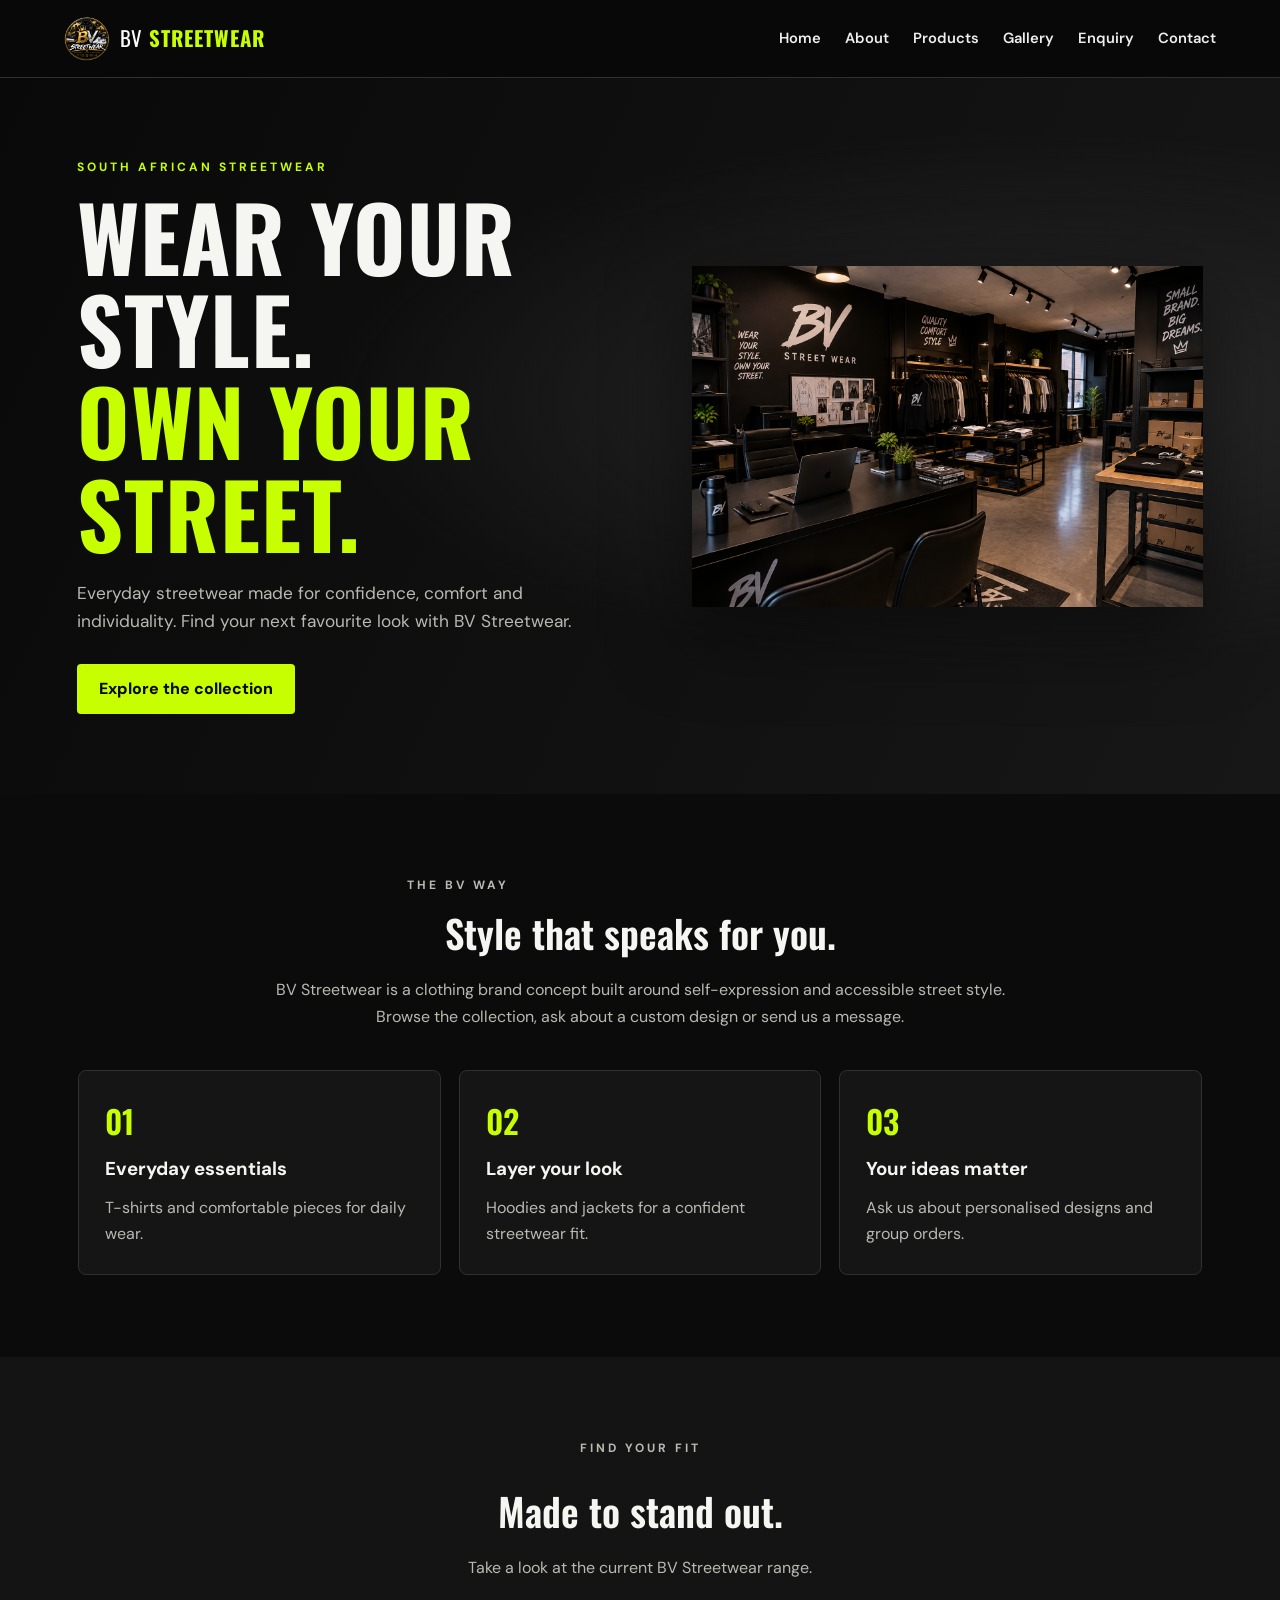
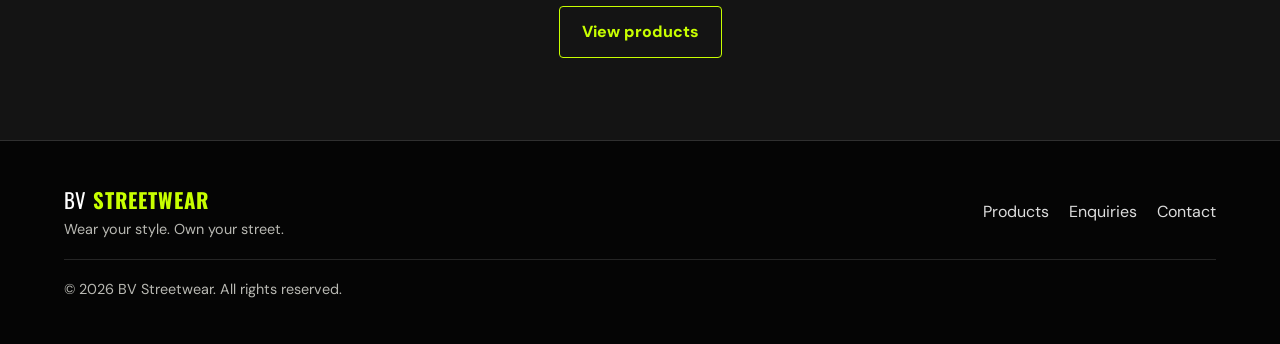
<file: BV Streetwear/3.HTML and basic content,website,root/index.html>
<!DOCTYPE html>
<html lang="en-ZA">
<head>
<meta charset="UTF-8">
<meta name="viewport" content="width=device-width, initial-scale=1.0">
<title>BV Streetwear | South African Streetwear</title>
<meta name="description" content="Discover BV Streetwear, a South African streetwear concept offering T-shirts, hoodies, jackets and custom clothing. Wear your style and own your identity.">
<meta name="keywords" content="BV Streetwear, South African streetwear, Polokwane clothing, T-shirts, hoodies, jackets, custom clothing">
<meta name="author" content="BV Streetwear">
<meta name="robots" content="index, follow">
<meta name="theme-color" content="#0b0b0b">
<link rel="canonical" href="https://tlharhiey.github.io/Vutlharhi/index.html">
<link rel="icon" type="image/png" href="images/logo.png">
<link rel="stylesheet" href="style.css">
</head>
<body>
<a class="skip-link" href="#main">Skip to content</a><header class="site-header"><a class="brand" href="index.html" aria-label="BV Streetwear home"><img src="images/logo.png" alt="" width="46" height="46"><span>BV <b>STREETWEAR</b></span></a><button class="menu-toggle" id="menuToggle" aria-label="Open navigation" aria-expanded="false" aria-controls="mainNav">☰</button><nav id="mainNav" class="main-nav" aria-label="Main navigation"><a href="index.html">Home</a><a href="about.html">About</a><a href="products.html">Products</a><a href="gallery.html">Gallery</a><a href="enquiry.html">Enquiry</a><a href="contact.html">Contact</a></nav></header>
<main id="main">
<section class="hero"><div class="hero-copy"><p class="eyebrow">SOUTH AFRICAN STREETWEAR</p><h1>WEAR YOUR STYLE.<br><span>OWN YOUR STREET.</span></h1><p>Everyday streetwear made for confidence, comfort and individuality. Find your next favourite look with BV Streetwear.</p><a class="btn" href="products.html">Explore the collection</a></div><img class="hero-image" src="images/BV Streetwear.png" alt="BV Streetwear branded clothing collection"></section>
<section class="section intro"><p class="eyebrow">THE BV WAY</p><h2>Style that speaks for you.</h2><p>BV Streetwear is a clothing brand concept built around self-expression and accessible street style. Browse the collection, ask about a custom design or send us a message.</p><div class="feature-grid"><article class="feature"><span>01</span><h3>Everyday essentials</h3><p>T-shirts and comfortable pieces for daily wear.</p></article><article class="feature"><span>02</span><h3>Layer your look</h3><p>Hoodies and jackets for a confident streetwear fit.</p></article><article class="feature"><span>03</span><h3>Your ideas matter</h3><p>Ask us about personalised designs and group orders.</p></article></div></section>
<section class="section dark-band"><p class="eyebrow">FIND YOUR FIT</p><h2>Made to stand out.</h2><p>Take a look at the current BV Streetwear range.</p><a class="btn btn-outline" href="products.html">View products</a></section>
</main>
<footer class="site-footer"><div><a class="brand footer-brand" href="index.html">BV <b>STREETWEAR</b></a><p>Wear your style. Own your street.</p></div><div class="footer-links"><a href="products.html">Products</a><a href="enquiry.html">Enquiries</a><a href="contact.html">Contact</a></div><p class="copyright">© <span id="year">2026</span> BV Streetwear. All rights reserved.</p></footer><button id="topButton" class="top-button" aria-label="Back to top">↑</button><script src="script.js" defer></script>
</body>
</html>
</file>
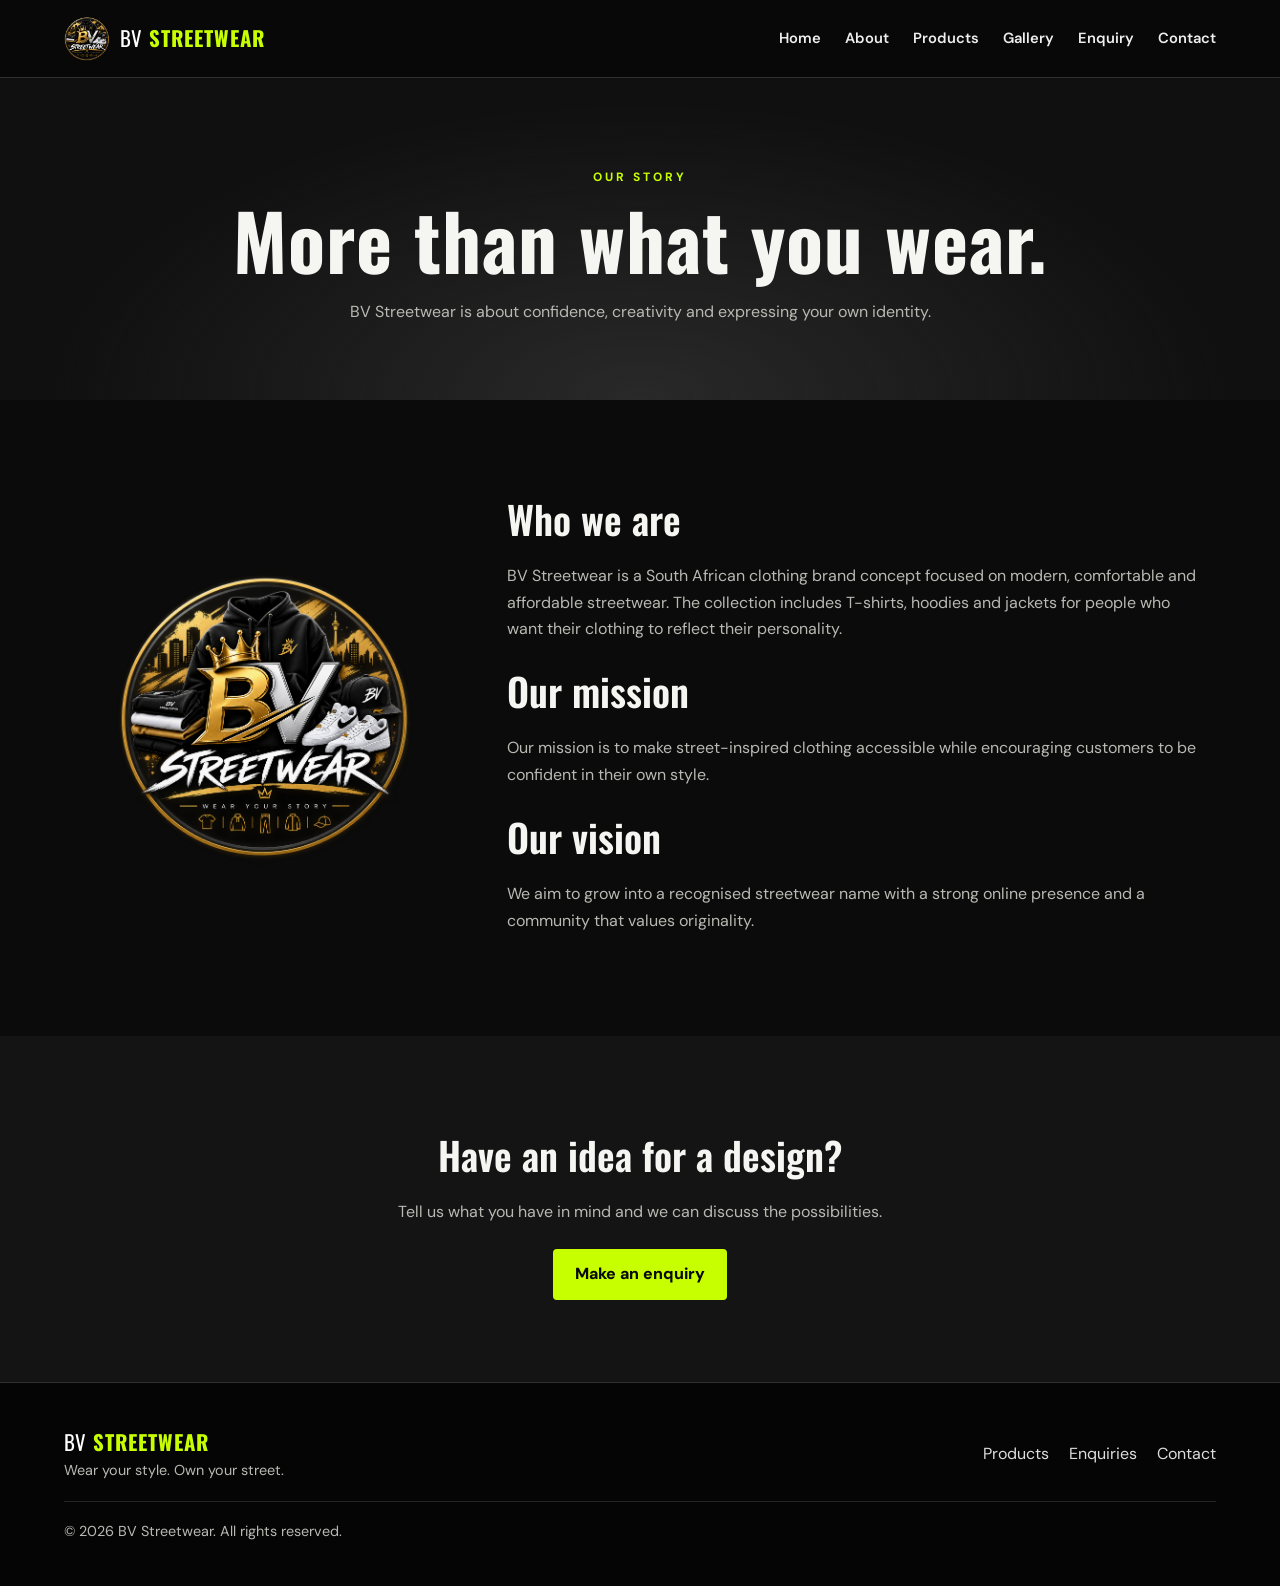
<file: BV Streetwear/3.HTML and basic content,website,root/about.html>
<!DOCTYPE html>
<html lang="en-ZA">
<head>
<meta charset="UTF-8">
<meta name="viewport" content="width=device-width, initial-scale=1.0">
<title>About BV Streetwear | Our Story</title>
<meta name="description" content="Learn about BV Streetwear, its South African streetwear identity, mission and focus on individual style.">
<meta name="keywords" content="BV Streetwear, South African streetwear, Polokwane clothing, T-shirts, hoodies, jackets, custom clothing">
<meta name="author" content="BV Streetwear">
<meta name="robots" content="index, follow">
<meta name="theme-color" content="#0b0b0b">
<link rel="canonical" href="https://tlharhiey.github.io/Vutlharhi/about.html">
<link rel="icon" type="image/png" href="images/logo.png">
<link rel="stylesheet" href="style.css">
</head>
<body>
<a class="skip-link" href="#main">Skip to content</a><header class="site-header"><a class="brand" href="index.html" aria-label="BV Streetwear home"><img src="images/logo.png" alt="" width="46" height="46"><span>BV <b>STREETWEAR</b></span></a><button class="menu-toggle" id="menuToggle" aria-label="Open navigation" aria-expanded="false" aria-controls="mainNav">☰</button><nav id="mainNav" class="main-nav" aria-label="Main navigation"><a href="index.html">Home</a><a href="about.html">About</a><a href="products.html">Products</a><a href="gallery.html">Gallery</a><a href="enquiry.html">Enquiry</a><a href="contact.html">Contact</a></nav></header>
<main id="main">
<section class="page-hero"><p class="eyebrow">OUR STORY</p><h1>More than what you wear.</h1><p>BV Streetwear is about confidence, creativity and expressing your own identity.</p></section><section class="section two-col"><img src="images/logo.png" alt="BV Streetwear brand logo" class="about-logo"><div><h2>Who we are</h2><p>BV Streetwear is a South African clothing brand concept focused on modern, comfortable and affordable streetwear. The collection includes T-shirts, hoodies and jackets for people who want their clothing to reflect their personality.</p><h2>Our mission</h2><p>Our mission is to make street-inspired clothing accessible while encouraging customers to be confident in their own style.</p><h2>Our vision</h2><p>We aim to grow into a recognised streetwear name with a strong online presence and a community that values originality.</p></div></section><section class="section dark-band"><h2>Have an idea for a design?</h2><p>Tell us what you have in mind and we can discuss the possibilities.</p><a class="btn" href="enquiry.html">Make an enquiry</a></section>
</main>
<footer class="site-footer"><div><a class="brand footer-brand" href="index.html">BV <b>STREETWEAR</b></a><p>Wear your style. Own your street.</p></div><div class="footer-links"><a href="products.html">Products</a><a href="enquiry.html">Enquiries</a><a href="contact.html">Contact</a></div><p class="copyright">© <span id="year">2026</span> BV Streetwear. All rights reserved.</p></footer><button id="topButton" class="top-button" aria-label="Back to top">↑</button><script src="script.js" defer></script>
</body>
</html>
</file>
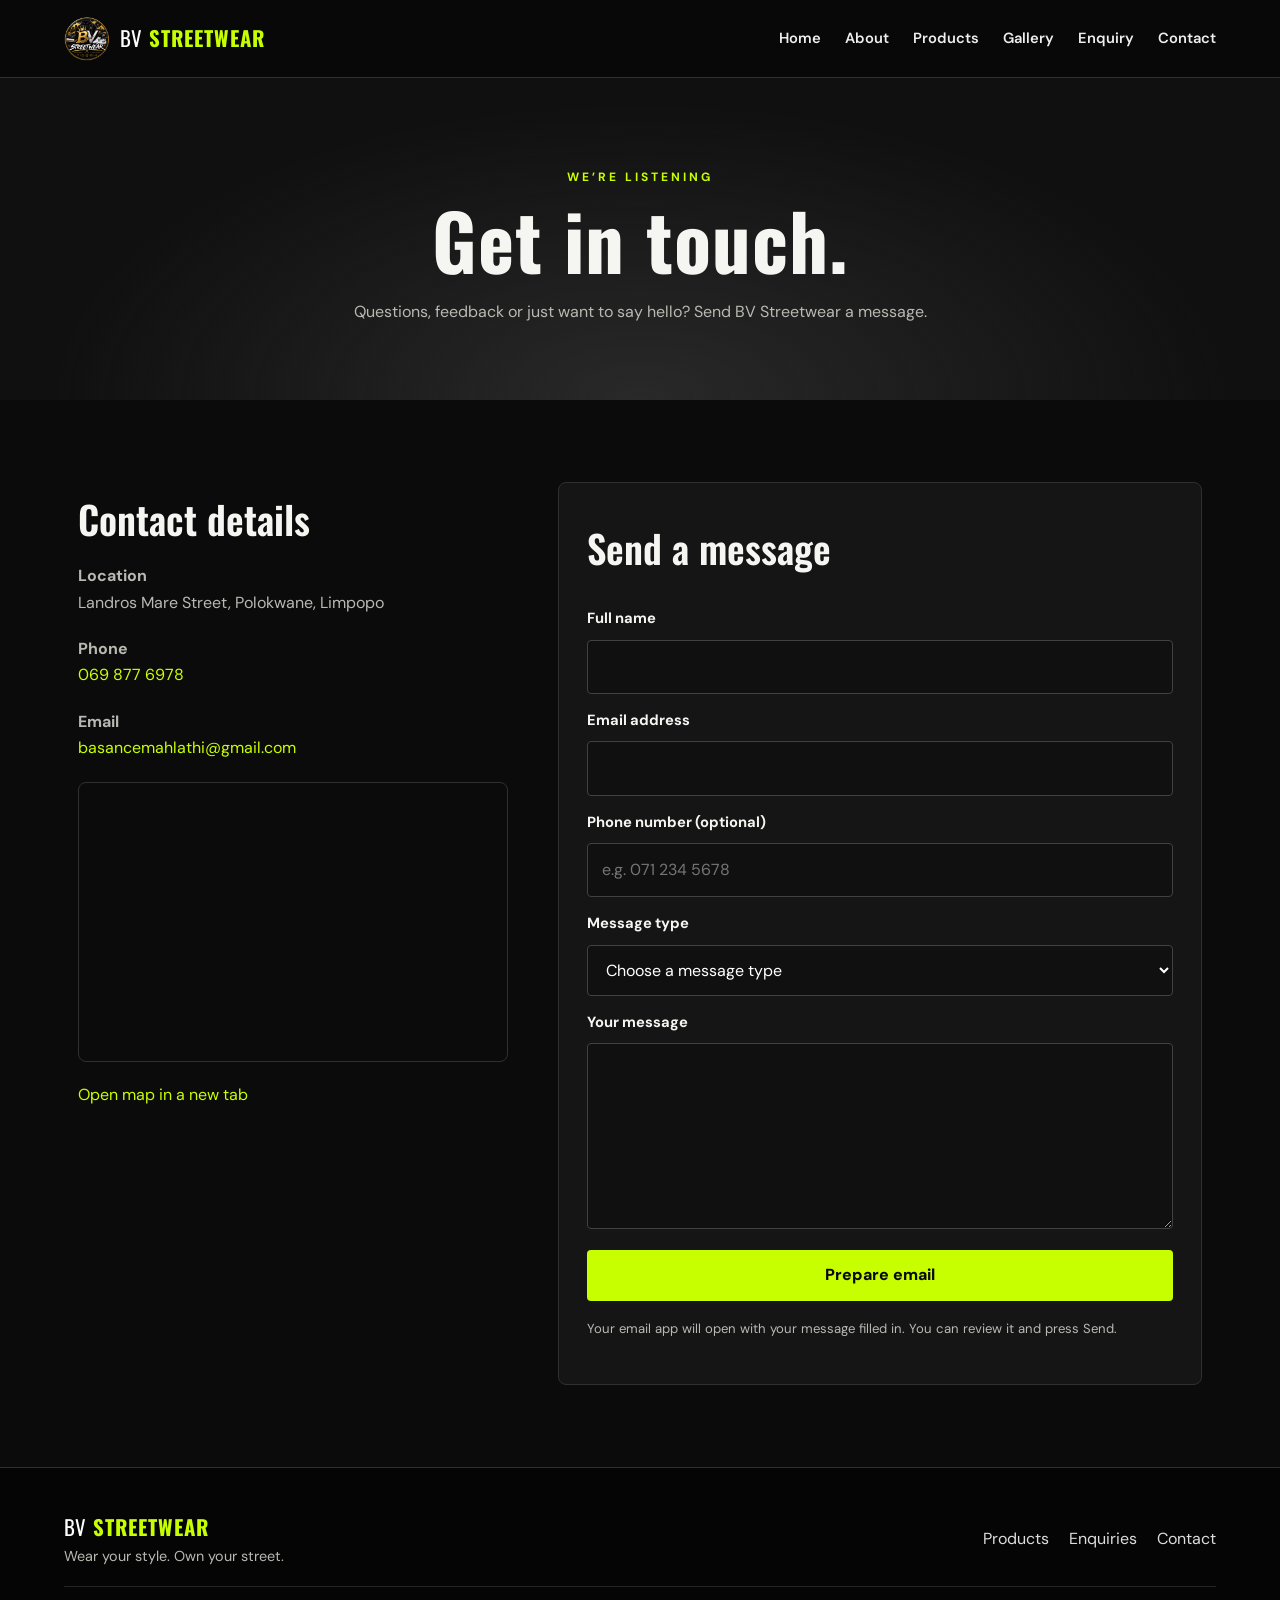
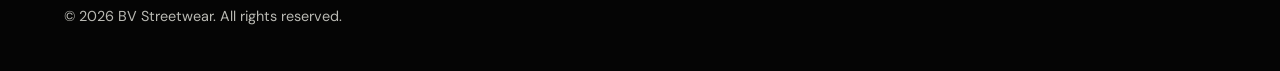
<file: BV Streetwear/3.HTML and basic content,website,root/contact.html>
<!DOCTYPE html>
<html lang="en-ZA">
<head>
<meta charset="UTF-8">
<meta name="viewport" content="width=device-width, initial-scale=1.0">
<title>Contact BV Streetwear | Get in Touch</title>
<meta name="description" content="Contact BV Streetwear in Polokwane, Limpopo about products, orders, custom designs or general feedback.">
<meta name="keywords" content="BV Streetwear, South African streetwear, Polokwane clothing, T-shirts, hoodies, jackets, custom clothing">
<meta name="author" content="BV Streetwear">
<meta name="robots" content="index, follow">
<meta name="theme-color" content="#0b0b0b">
<link rel="canonical" href="https://tlharhiey.github.io/Vutlharhi/contact.html">
<link rel="icon" type="image/png" href="images/logo.png">
<link rel="stylesheet" href="style.css">
</head>
<body>
<a class="skip-link" href="#main">Skip to content</a><header class="site-header"><a class="brand" href="index.html" aria-label="BV Streetwear home"><img src="images/logo.png" alt="" width="46" height="46"><span>BV <b>STREETWEAR</b></span></a><button class="menu-toggle" id="menuToggle" aria-label="Open navigation" aria-expanded="false" aria-controls="mainNav">☰</button><nav id="mainNav" class="main-nav" aria-label="Main navigation"><a href="index.html">Home</a><a href="about.html">About</a><a href="products.html">Products</a><a href="gallery.html">Gallery</a><a href="enquiry.html">Enquiry</a><a href="contact.html">Contact</a></nav></header>
<main id="main">
<section class="page-hero"><p class="eyebrow">WE’RE LISTENING</p><h1>Get in touch.</h1><p>Questions, feedback or just want to say hello? Send BV Streetwear a message.</p></section><section class="section contact-layout"><div class="contact-details"><h2>Contact details</h2><p><strong>Location</strong><br>Landros Mare Street, Polokwane, Limpopo</p><p><strong>Phone</strong><br><a href="tel:+27698776978">069 877 6978</a></p><p><strong>Email</strong><br><a href="mailto:basancemahlathi@gmail.com">basancemahlathi@gmail.com</a></p><div class="map-frame"><iframe title="Map showing Polokwane, Limpopo" src="https://www.openstreetmap.org/export/embed.html?bbox=29.40%2C-23.95%2C29.50%2C-23.85&amp;layer=mapnik&amp;marker=-23.9045%2C29.4689" loading="lazy" referrerpolicy="no-referrer-when-downgrade"></iframe></div><p><a target="_blank" rel="noopener" href="https://www.openstreetmap.org/?mlat=-23.9045&amp;mlon=29.4689#map=14/-23.9045/29.4689">Open map in a new tab</a></p></div><form id="contactForm" class="site-form" novalidate><h2>Send a message</h2><label for="contactName">Full name</label><input id="contactName" name="name" autocomplete="name" required minlength="2"><label for="contactEmail">Email address</label><input id="contactEmail" name="email" type="email" autocomplete="email" required><label for="contactPhone">Phone number (optional)</label><input id="contactPhone" name="phone" type="tel" inputmode="tel" pattern="[0-9+()\s-]{7,20}" placeholder="e.g. 071 234 5678"><label for="messageType">Message type</label><select id="messageType" name="messageType" required><option value="">Choose a message type</option><option>General question</option><option>Order support</option><option>Feedback</option><option>Custom design</option><option>Other</option></select><label for="contactMessage">Your message</label><textarea id="contactMessage" name="message" rows="6" minlength="10" maxlength="1500" required></textarea><button class="btn" type="submit">Prepare email</button><p class="small-note">Your email app will open with your message filled in. You can review it and press Send.</p><div id="contactFeedback" class="form-feedback" role="status" aria-live="polite"></div></form></section>
</main>
<footer class="site-footer"><div><a class="brand footer-brand" href="index.html">BV <b>STREETWEAR</b></a><p>Wear your style. Own your street.</p></div><div class="footer-links"><a href="products.html">Products</a><a href="enquiry.html">Enquiries</a><a href="contact.html">Contact</a></div><p class="copyright">© <span id="year">2026</span> BV Streetwear. All rights reserved.</p></footer><button id="topButton" class="top-button" aria-label="Back to top">↑</button><script src="script.js" defer></script>
</body>
</html>
</file>
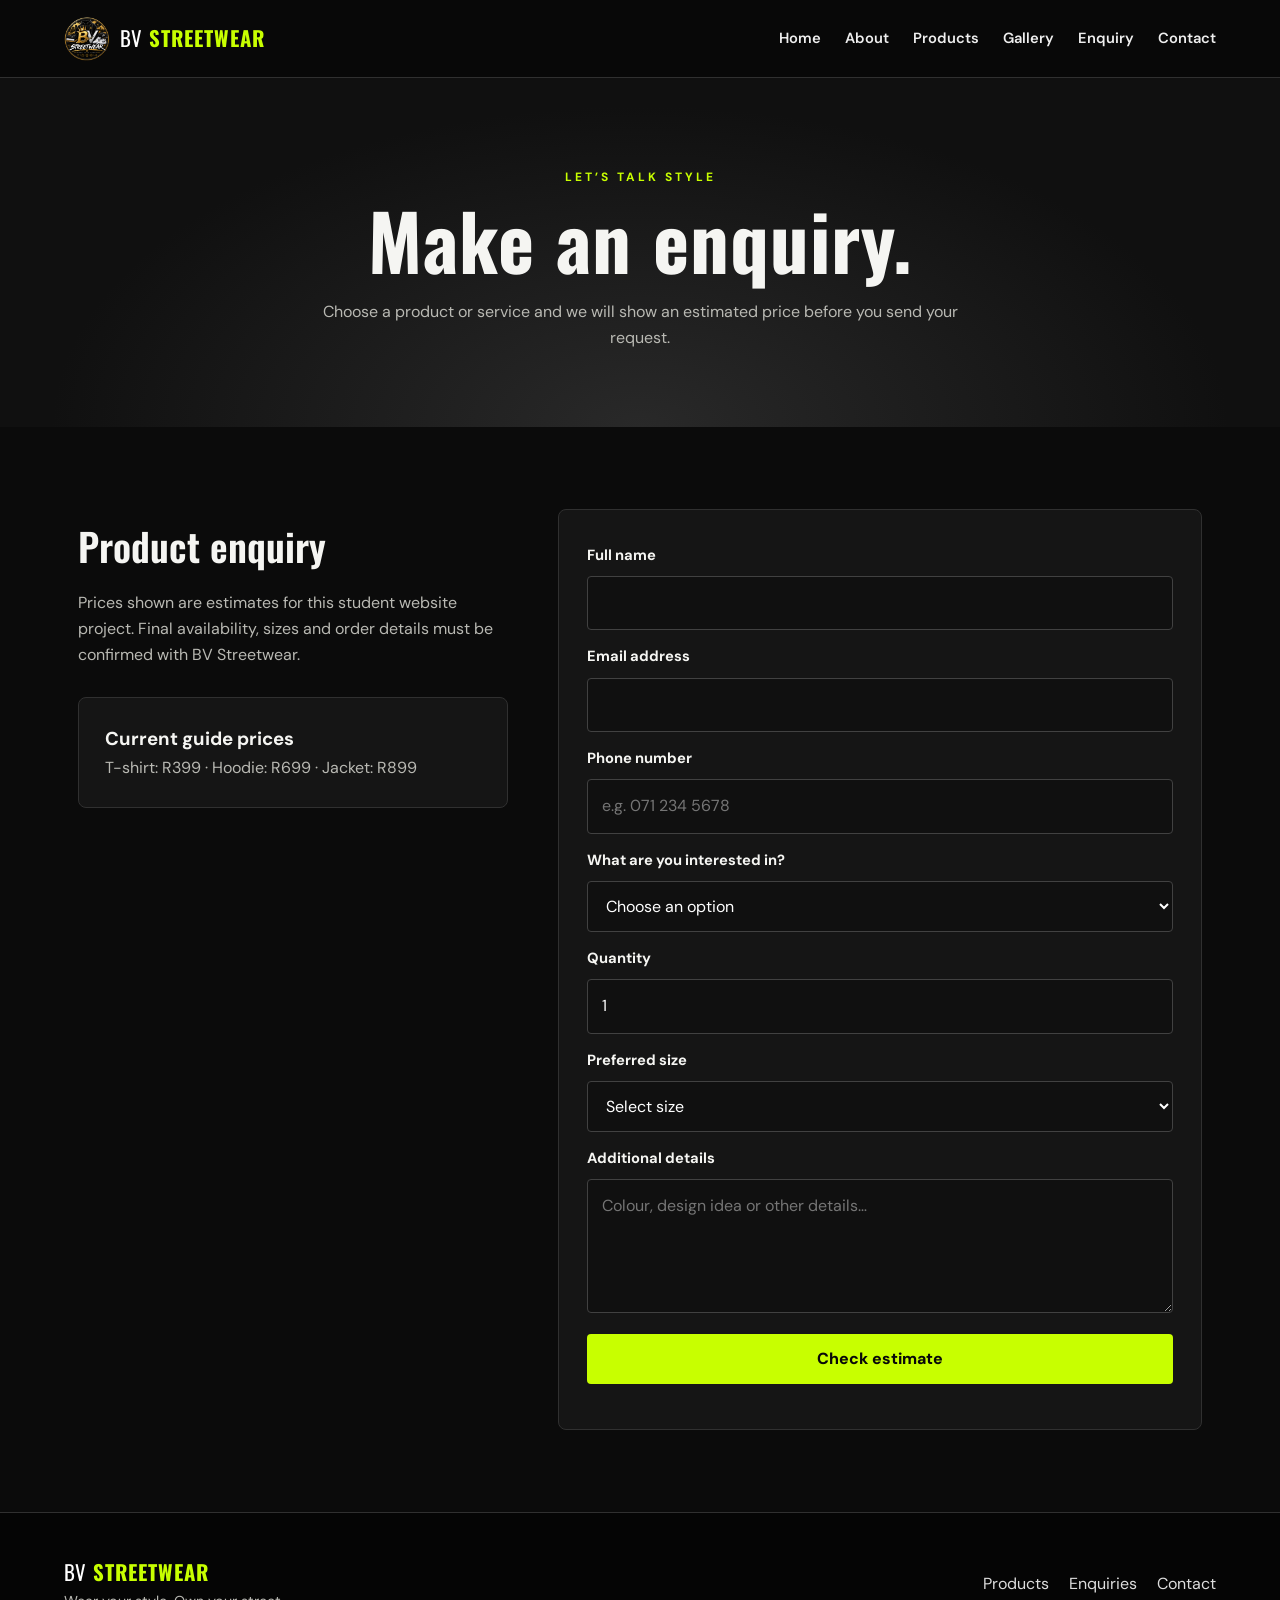
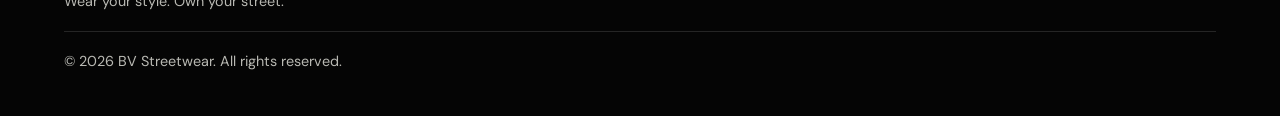
<file: BV Streetwear/3.HTML and basic content,website,root/enquiry.html>
<!DOCTYPE html>
<html lang="en-ZA">
<head>
<meta charset="UTF-8">
<meta name="viewport" content="width=device-width, initial-scale=1.0">
<title>Product and Custom Design Enquiries | BV Streetwear</title>
<meta name="description" content="Enquire about BV Streetwear products, prices, sizes, availability, custom clothing designs and group orders.">
<meta name="keywords" content="BV Streetwear, South African streetwear, Polokwane clothing, T-shirts, hoodies, jackets, custom clothing">
<meta name="author" content="BV Streetwear">
<meta name="robots" content="index, follow">
<meta name="theme-color" content="#0b0b0b">
<link rel="canonical" href="https://tlharhiey.github.io/Vutlharhi/enquiry.html">
<link rel="icon" type="image/png" href="images/logo.png">
<link rel="stylesheet" href="style.css">
</head>
<body>
<a class="skip-link" href="#main">Skip to content</a><header class="site-header"><a class="brand" href="index.html" aria-label="BV Streetwear home"><img src="images/logo.png" alt="" width="46" height="46"><span>BV <b>STREETWEAR</b></span></a><button class="menu-toggle" id="menuToggle" aria-label="Open navigation" aria-expanded="false" aria-controls="mainNav">☰</button><nav id="mainNav" class="main-nav" aria-label="Main navigation"><a href="index.html">Home</a><a href="about.html">About</a><a href="products.html">Products</a><a href="gallery.html">Gallery</a><a href="enquiry.html">Enquiry</a><a href="contact.html">Contact</a></nav></header>
<main id="main">
<section class="page-hero"><p class="eyebrow">LET’S TALK STYLE</p><h1>Make an enquiry.</h1><p>Choose a product or service and we will show an estimated price before you send your request.</p></section><section class="section form-layout"><div><h2>Product enquiry</h2><p>Prices shown are estimates for this student website project. Final availability, sizes and order details must be confirmed with BV Streetwear.</p><div class="info-card"><h3>Current guide prices</h3><p>T-shirt: R399 · Hoodie: R699 · Jacket: R899</p></div></div><form id="enquiryForm" class="site-form" novalidate><label for="enqName">Full name</label><input id="enqName" name="name" autocomplete="name" required minlength="2"><label for="enqEmail">Email address</label><input id="enqEmail" name="email" type="email" autocomplete="email" required><label for="enqPhone">Phone number</label><input id="enqPhone" name="phone" type="tel" inputmode="tel" pattern="[0-9+()\s-]{7,20}" placeholder="e.g. 071 234 5678" required><label for="enqType">What are you interested in?</label><select id="enqType" name="type" required><option value="">Choose an option</option><option value="T-shirt">T-shirt — R399</option><option value="Hoodie">Hoodie — R699</option><option value="Jacket">Jacket — R899</option><option value="Custom design">Custom design — quote required</option><option value="Group order">Group order — quote required</option></select><label for="enqQty">Quantity</label><input id="enqQty" name="quantity" type="number" min="1" max="50" value="1" required><label for="enqSize">Preferred size</label><select id="enqSize" name="size" required><option value="">Select size</option><option>XS</option><option>S</option><option>M</option><option>L</option><option>XL</option><option>2XL</option><option>Not applicable</option></select><label for="enqDetails">Additional details</label><textarea id="enqDetails" name="details" rows="4" maxlength="500" placeholder="Colour, design idea or other details…"></textarea><button class="btn" type="submit">Check estimate</button><div id="enquiryResult" class="form-feedback" role="status" aria-live="polite"></div></form></section>
</main>
<footer class="site-footer"><div><a class="brand footer-brand" href="index.html">BV <b>STREETWEAR</b></a><p>Wear your style. Own your street.</p></div><div class="footer-links"><a href="products.html">Products</a><a href="enquiry.html">Enquiries</a><a href="contact.html">Contact</a></div><p class="copyright">© <span id="year">2026</span> BV Streetwear. All rights reserved.</p></footer><button id="topButton" class="top-button" aria-label="Back to top">↑</button><script src="script.js" defer></script>
</body>
</html>
</file>
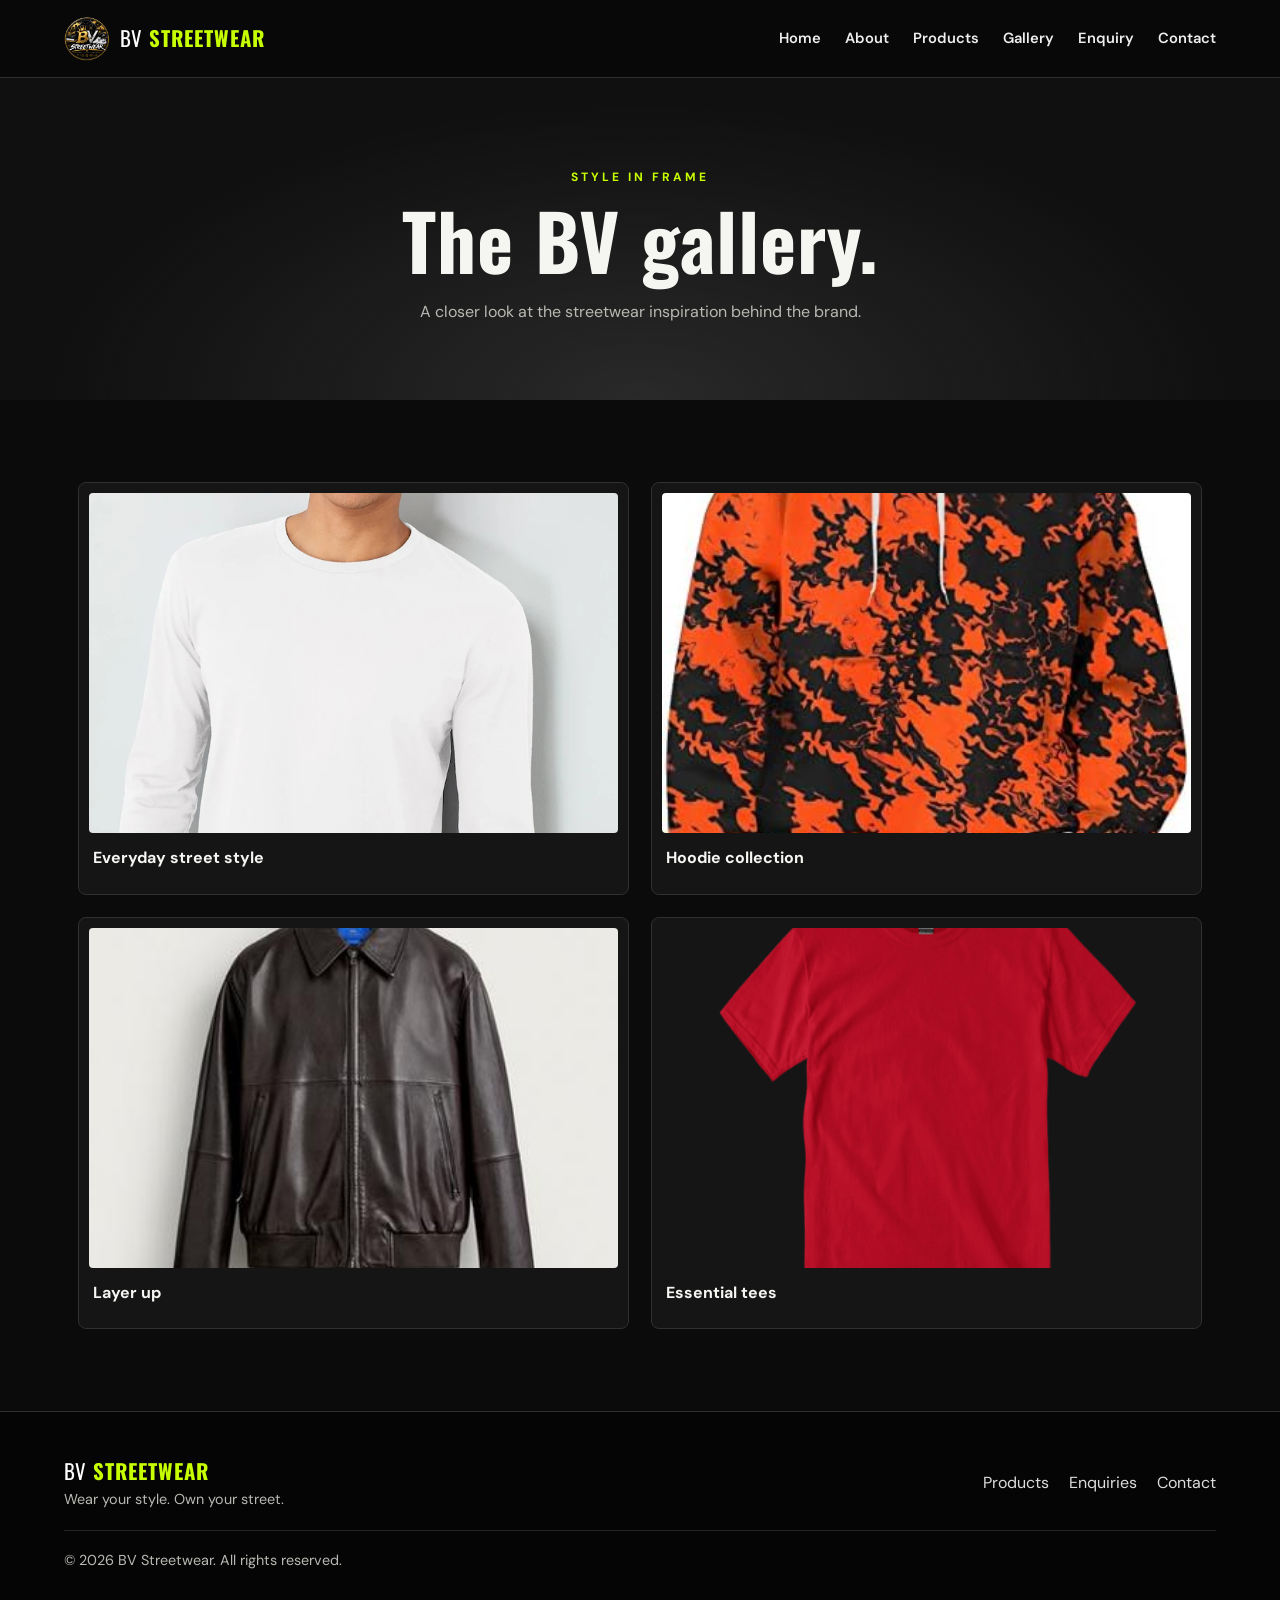
<file: BV Streetwear/3.HTML and basic content,website,root/gallery.html>
<!DOCTYPE html>
<html lang="en-ZA">
<head>
<meta charset="UTF-8">
<meta name="viewport" content="width=device-width, initial-scale=1.0">
<title>Streetwear Gallery | BV Streetwear</title>
<meta name="description" content="View BV Streetwear fashion inspiration, branded clothing, hoodies, jackets and T-shirt designs.">
<meta name="keywords" content="BV Streetwear, South African streetwear, Polokwane clothing, T-shirts, hoodies, jackets, custom clothing">
<meta name="author" content="BV Streetwear">
<meta name="robots" content="index, follow">
<meta name="theme-color" content="#0b0b0b">
<link rel="canonical" href="https://tlharhiey.github.io/Vutlharhi/gallery.html">
<link rel="icon" type="image/png" href="images/logo.png">
<link rel="stylesheet" href="style.css">
</head>
<body>
<a class="skip-link" href="#main">Skip to content</a><header class="site-header"><a class="brand" href="index.html" aria-label="BV Streetwear home"><img src="images/logo.png" alt="" width="46" height="46"><span>BV <b>STREETWEAR</b></span></a><button class="menu-toggle" id="menuToggle" aria-label="Open navigation" aria-expanded="false" aria-controls="mainNav">☰</button><nav id="mainNav" class="main-nav" aria-label="Main navigation"><a href="index.html">Home</a><a href="about.html">About</a><a href="products.html">Products</a><a href="gallery.html">Gallery</a><a href="enquiry.html">Enquiry</a><a href="contact.html">Contact</a></nav></header>
<main id="main">
<section class="page-hero"><p class="eyebrow">STYLE IN FRAME</p><h1>The BV gallery.</h1><p>A closer look at the streetwear inspiration behind the brand.</p></section><section class="section gallery-grid"><figure><img src="images/168277s.webp" alt="Streetwear outfit inspiration"><figcaption>Everyday street style</figcaption></figure><figure><img src="images/hoodie.jpg" alt="BV Streetwear hoodie design"><figcaption>Hoodie collection</figcaption></figure><figure><img src="images/jackets.jpg" alt="BV Streetwear jacket"><figcaption>Layer up</figcaption></figure><figure><img src="images/RedTShirts.png" alt="BV Streetwear T-shirt"><figcaption>Essential tees</figcaption></figure></section>
</main>
<footer class="site-footer"><div><a class="brand footer-brand" href="index.html">BV <b>STREETWEAR</b></a><p>Wear your style. Own your street.</p></div><div class="footer-links"><a href="products.html">Products</a><a href="enquiry.html">Enquiries</a><a href="contact.html">Contact</a></div><p class="copyright">© <span id="year">2026</span> BV Streetwear. All rights reserved.</p></footer><button id="topButton" class="top-button" aria-label="Back to top">↑</button><script src="script.js" defer></script>
</body>
</html>
</file>
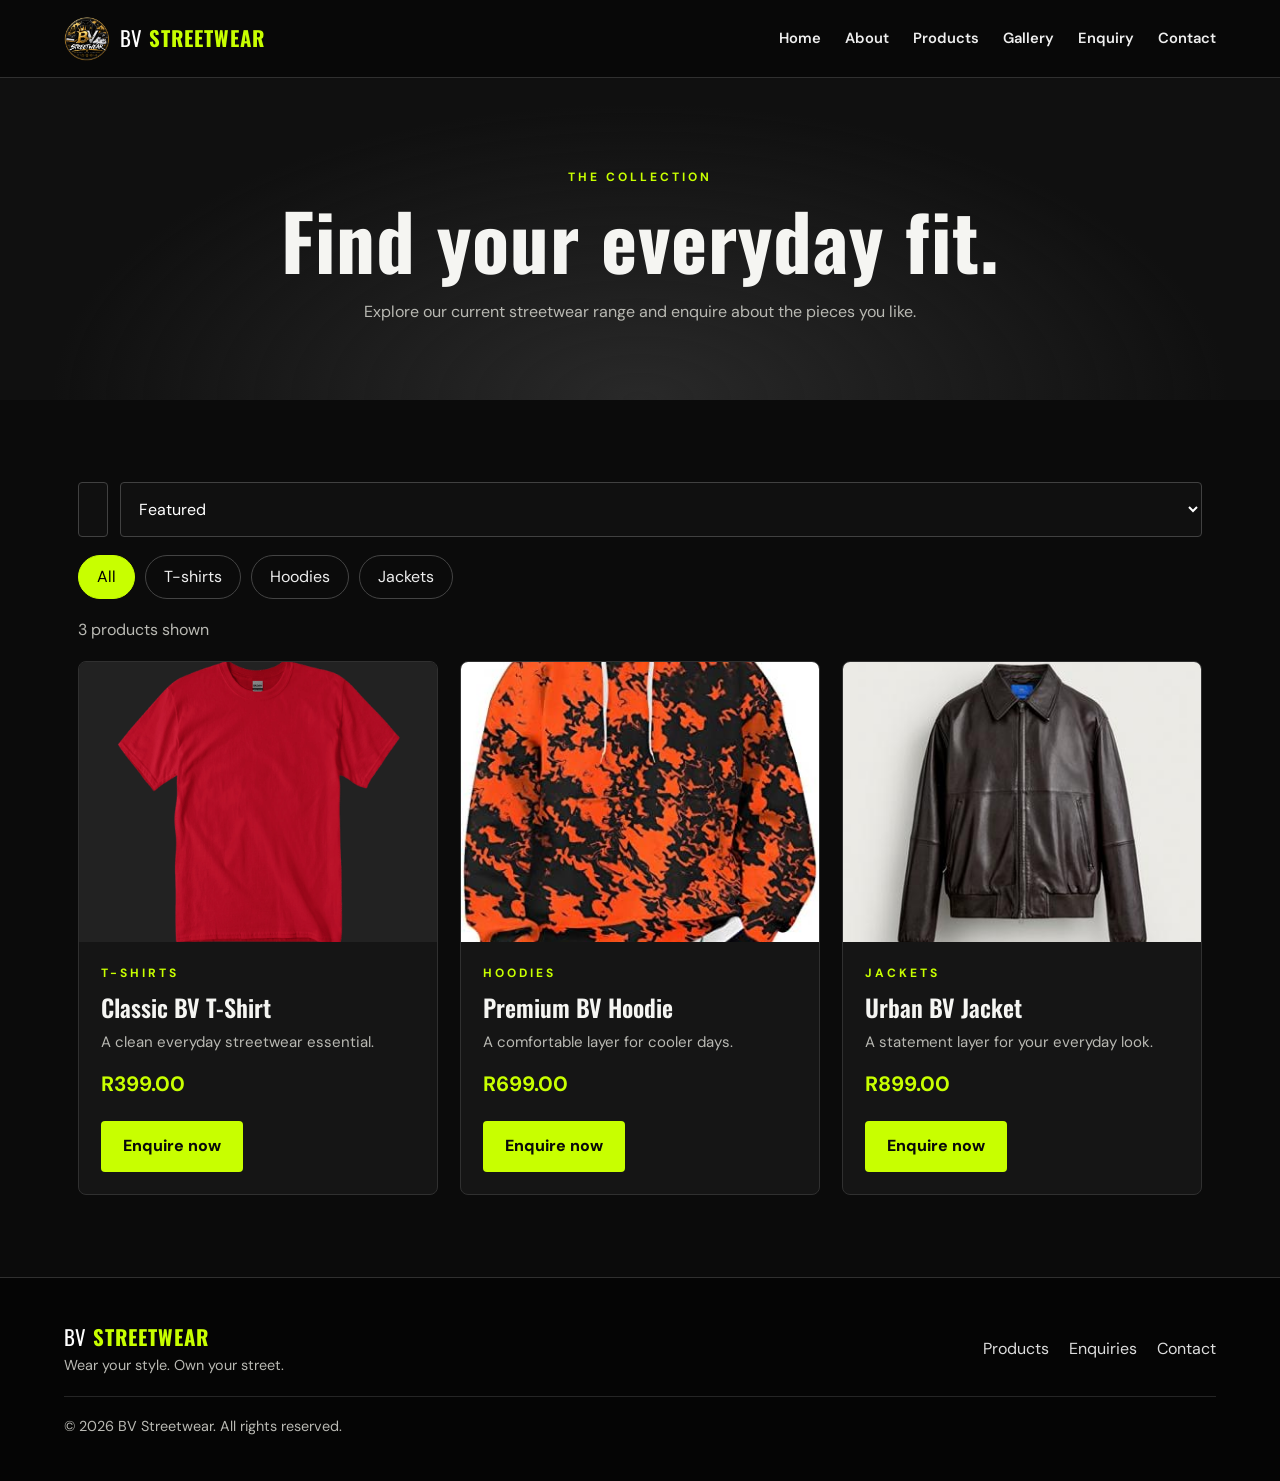
<file: BV Streetwear/3.HTML and basic content,website,root/products.html>
<!DOCTYPE html>
<html lang="en-ZA">
<head>
<meta charset="UTF-8">
<meta name="viewport" content="width=device-width, initial-scale=1.0">
<title>Streetwear Products | BV Streetwear</title>
<meta name="description" content="Browse BV Streetwear T-shirts, hoodies and jackets. Search, filter and sort the collection, then enquire about a product.">
<meta name="keywords" content="BV Streetwear, South African streetwear, Polokwane clothing, T-shirts, hoodies, jackets, custom clothing">
<meta name="author" content="BV Streetwear">
<meta name="robots" content="index, follow">
<meta name="theme-color" content="#0b0b0b">
<link rel="canonical" href="https://tlharhiey.github.io/Vutlharhi/products.html">
<link rel="icon" type="image/png" href="images/logo.png">
<link rel="stylesheet" href="style.css">
</head>
<body>
<a class="skip-link" href="#main">Skip to content</a><header class="site-header"><a class="brand" href="index.html" aria-label="BV Streetwear home"><img src="images/logo.png" alt="" width="46" height="46"><span>BV <b>STREETWEAR</b></span></a><button class="menu-toggle" id="menuToggle" aria-label="Open navigation" aria-expanded="false" aria-controls="mainNav">☰</button><nav id="mainNav" class="main-nav" aria-label="Main navigation"><a href="index.html">Home</a><a href="about.html">About</a><a href="products.html">Products</a><a href="gallery.html">Gallery</a><a href="enquiry.html">Enquiry</a><a href="contact.html">Contact</a></nav></header>
<main id="main">
<section class="page-hero"><p class="eyebrow">THE COLLECTION</p><h1>Find your everyday fit.</h1><p>Explore our current streetwear range and enquire about the pieces you like.</p></section><section class="section"><div class="catalog-tools"><label class="sr-only" for="productSearch">Search products</label><input id="productSearch" type="search" placeholder="Search T-shirts, hoodies, jackets…"><label class="sr-only" for="sortProducts">Sort products</label><select id="sortProducts"><option value="featured">Featured</option><option value="low">Price: low to high</option><option value="high">Price: high to low</option><option value="name">Name: A to Z</option></select></div><div class="filter-row" aria-label="Filter products"><button class="filter-btn active" data-category="All">All</button><button class="filter-btn" data-category="T-Shirts">T-shirts</button><button class="filter-btn" data-category="Hoodies">Hoodies</button><button class="filter-btn" data-category="Jackets">Jackets</button></div><p id="resultCount" class="result-count" aria-live="polite"></p><div id="productList" class="product-grid" aria-live="polite"></div><p id="noResults" class="notice" hidden>No products match your search. Try another word or category.</p></section>
</main>
<footer class="site-footer"><div><a class="brand footer-brand" href="index.html">BV <b>STREETWEAR</b></a><p>Wear your style. Own your street.</p></div><div class="footer-links"><a href="products.html">Products</a><a href="enquiry.html">Enquiries</a><a href="contact.html">Contact</a></div><p class="copyright">© <span id="year">2026</span> BV Streetwear. All rights reserved.</p></footer><button id="topButton" class="top-button" aria-label="Back to top">↑</button><script src="script.js" defer></script>
</body>
</html>
</file>
<file: BV Streetwear/3.HTML and basic content,website,root/style.css>
@import url('https://fonts.googleapis.com/css2?family=DM+Sans:wght@400;500;600;700&family=Oswald:wght@500;600;700&display=swap');
:root{--bg:#0b0b0b;--panel:#151515;--panel2:#1c1c1c;--text:#f5f5f2;--muted:#b9b9b3;--accent:#c8ff00;--line:#303030;--max:1180px}*{box-sizing:border-box;margin:0;padding:0}html{scroll-behavior:smooth}body{background:var(--bg);color:var(--text);font-family:'DM Sans',Arial,sans-serif;line-height:1.65}a{color:var(--accent)}img{max-width:100%;display:block}button,input,select,textarea{font:inherit}.skip-link{position:absolute;left:-999px;top:8px;background:var(--accent);color:#000;padding:10px;z-index:2000}.skip-link:focus{left:10px}.site-header{min-height:78px;padding:14px max(5%,calc((100% - var(--max))/2));display:flex;align-items:center;justify-content:space-between;gap:24px;background:#080808;border-bottom:1px solid var(--line);position:sticky;top:0;z-index:1000}.brand{display:flex;align-items:center;gap:10px;text-decoration:none;color:#fff;font-family:Oswald,sans-serif;font-size:1.3rem;letter-spacing:1px}.brand img{object-fit:contain;border-radius:50%}.brand b{color:var(--accent)}.main-nav{display:flex;gap:24px;align-items:center}.main-nav a{text-decoration:none;color:#eee;font-size:.92rem;font-weight:600;transition:color .2s}.main-nav a:hover,.main-nav a:focus{color:var(--accent)}.menu-toggle{display:none;background:transparent;border:1px solid var(--line);color:white;padding:8px 12px;border-radius:6px;font-size:1.3rem}.hero{min-height:590px;padding:80px max(6%,calc((100% - var(--max))/2));display:grid;grid-template-columns:1.05fr .95fr;align-items:center;gap:50px;background:radial-gradient(ellipse at 80% 45%,#292929 0,transparent 48%),linear-gradient(115deg,#090909,#171717)}.hero-copy h1,.page-hero h1{font:700 clamp(3rem,7vw,6.2rem)/1.03 Oswald,sans-serif;letter-spacing:1px;margin:12px 0 20px}.hero-copy h1 span{color:var(--accent)}.hero-copy>p:not(.eyebrow){max-width:540px;color:var(--muted);font-size:1.08rem;margin-bottom:28px}.hero-image{width:100%;max-height:440px;object-fit:contain;filter:drop-shadow(0 25px 40px #0008)}.eyebrow{font-size:.75rem;letter-spacing:3px;font-weight:700;color:var(--accent);text-transform:uppercase}.btn{display:inline-flex;align-items:center;justify-content:center;border:0;border-radius:4px;background:var(--accent);color:#090909;padding:12px 22px;text-decoration:none;font-weight:800;cursor:pointer;transition:transform .2s,background .2s}.btn:hover{background:#fff;transform:translateY(-2px)}.btn-outline{background:transparent;color:var(--accent);border:1px solid var(--accent)}.section{max-width:var(--max);margin:auto;padding:82px 28px}.section h2,.contact-details h2,.site-form h2{font:600 clamp(1.8rem,3vw,2.7rem) Oswald,sans-serif;margin:8px 0 16px}.section>p{color:var(--muted);max-width:760px}.intro{text-align:center}.intro>p:not(.eyebrow){margin:0 auto 30px}.feature-grid{display:grid;grid-template-columns:repeat(3,1fr);gap:18px;margin-top:40px;text-align:left}.feature,.info-card{background:var(--panel);border:1px solid var(--line);padding:26px;border-radius:8px}.feature span{color:var(--accent);font:600 2rem Oswald}.feature h3{margin:10px 0}.feature p,.info-card p{color:var(--muted)}.dark-band{text-align:center;max-width:none;background:#141414}.dark-band p{margin:0 auto 24px;color:var(--muted)}.page-hero{padding:90px 24px 75px;text-align:center;background:radial-gradient(ellipse at 50% 100%,#292929,transparent 65%),#101010}.page-hero h1{font-size:clamp(2.8rem,6vw,5rem)}.page-hero>p:last-child{color:var(--muted);max-width:650px;margin:auto}.two-col{display:grid;grid-template-columns:.7fr 1.3fr;gap:55px;align-items:center}.two-col p{color:var(--muted);margin-bottom:20px}.about-logo{width:min(100%,300px);margin:auto;object-fit:contain}.catalog-tools{display:flex;gap:12px;margin-bottom:18px}.catalog-tools input{flex:1}.catalog-tools input,.catalog-tools select,.site-form input,.site-form select,.site-form textarea{width:100%;padding:13px 14px;background:#101010;color:#fff;border:1px solid #414141;border-radius:4px;outline:none}.catalog-tools input:focus,.catalog-tools select:focus,.site-form input:focus,.site-form select:focus,.site-form textarea:focus{border-color:var(--accent);box-shadow:0 0 0 2px #c8ff0022}.filter-row{display:flex;gap:10px;flex-wrap:wrap}.filter-btn{padding:8px 18px;background:transparent;color:#eee;border:1px solid #444;border-radius:30px;cursor:pointer}.filter-btn.active,.filter-btn:hover{background:var(--accent);color:#000;border-color:var(--accent)}.result-count{color:var(--muted);margin:18px 0}.product-grid{display:grid;grid-template-columns:repeat(3,1fr);gap:22px}.product-card{background:var(--panel);border:1px solid var(--line);border-radius:8px;overflow:hidden;transition:transform .25s,border-color .25s}.product-card:hover{transform:translateY(-5px);border-color:var(--accent)}.product-card img{width:100%;height:280px;object-fit:cover;background:#222}.product-info{padding:22px}.product-info h2{font:600 1.5rem Oswald;margin:5px 0}.product-info p:not(.eyebrow){color:var(--muted);font-size:.94rem}.price{font-size:1.3rem!important;color:var(--accent)!important;font-weight:700;margin:12px 0}.product-info .btn{margin-top:8px}.notice{color:var(--muted);padding:20px 0}.gallery-grid{display:grid;grid-template-columns:repeat(2,1fr);gap:22px}.gallery-grid figure{background:var(--panel);padding:10px;border:1px solid var(--line);border-radius:8px}.gallery-grid img{width:100%;height:340px;object-fit:cover;border-radius:4px}.gallery-grid figcaption{padding:12px 4px;font-weight:700}.form-layout,.contact-layout{display:grid;grid-template-columns:.8fr 1.2fr;gap:50px;align-items:start}.form-layout>div>p,.contact-details p{color:var(--muted);margin-bottom:20px}.info-card{margin-top:28px}.site-form{display:flex;flex-direction:column;gap:9px;background:var(--panel);padding:28px;border:1px solid var(--line);border-radius:8px}.site-form label{font-weight:700;font-size:.92rem;margin-top:5px}.site-form textarea{resize:vertical}.site-form .btn{margin-top:12px}.form-feedback{color:var(--accent);margin-top:8px;overflow-wrap:anywhere}.email-action{margin-top:14px;width:max-content}.small-note{font-size:.82rem;color:var(--muted);margin-top:8px}.contact-details a{color:var(--accent);text-decoration:none}.map-frame{height:280px;border:1px solid var(--line);border-radius:8px;overflow:hidden;margin:20px 0}.map-frame iframe{width:100%;height:100%;border:0}.site-footer{padding:42px max(5%,calc((100% - var(--max))/2));display:grid;grid-template-columns:1fr auto;gap:18px;background:#050505;border-top:1px solid var(--line)}.footer-brand{display:inline-block}.site-footer p{color:var(--muted);font-size:.9rem}.footer-links{display:flex;gap:20px;align-items:center}.footer-links a{text-decoration:none;color:#ddd}.copyright{grid-column:1/-1;border-top:1px solid #252525;padding-top:18px}.top-button{position:fixed;right:22px;bottom:22px;width:44px;height:44px;border:0;border-radius:50%;background:var(--accent);color:#000;font-size:1.5rem;cursor:pointer;opacity:0;pointer-events:none;transition:opacity .2s}.top-button.show{opacity:1;pointer-events:auto}.feature,.product-card,.gallery-grid figure,.info-card{opacity:0;transform:translateY(14px);transition:opacity .5s,transform .5s,border-color .25s}.visible{opacity:1!important;transform:translateY(0)!important}.sr-only{position:absolute;width:1px;height:1px;padding:0;margin:-1px;overflow:hidden;clip:rect(0,0,0,0);white-space:nowrap;border:0} [hidden]{display:none!important}
@media(max-width:800px){.menu-toggle{display:block}.main-nav{display:none;position:absolute;top:77px;left:0;right:0;padding:18px 6%;background:#080808;border-bottom:1px solid var(--line);flex-direction:column;align-items:flex-start}.main-nav.open{display:flex}.hero{grid-template-columns:1fr;text-align:center;padding-top:65px}.hero-copy>p:not(.eyebrow){margin-left:auto;margin-right:auto}.hero-image{max-height:330px}.feature-grid,.product-grid{grid-template-columns:repeat(2,1fr)}.two-col,.form-layout,.contact-layout{grid-template-columns:1fr}.about-logo{max-width:190px}.site-footer{grid-template-columns:1fr}.footer-links{flex-wrap:wrap}.copyright{grid-column:auto}}
@media(max-width:520px){.hero{min-height:0;padding:65px 22px}.hero-copy h1{font-size:3rem}.section{padding:58px 20px}.feature-grid,.product-grid,.gallery-grid{grid-template-columns:1fr}.catalog-tools{flex-direction:column}.gallery-grid img{height:280px}.site-form{padding:20px}.page-hero{padding:65px 20px}.footer-links{gap:14px}}
@media(prefers-reduced-motion:reduce){*,*::before,*::after{scroll-behavior:auto!important;animation-duration:.01ms!important;transition-duration:.01ms!important}}
</file>
